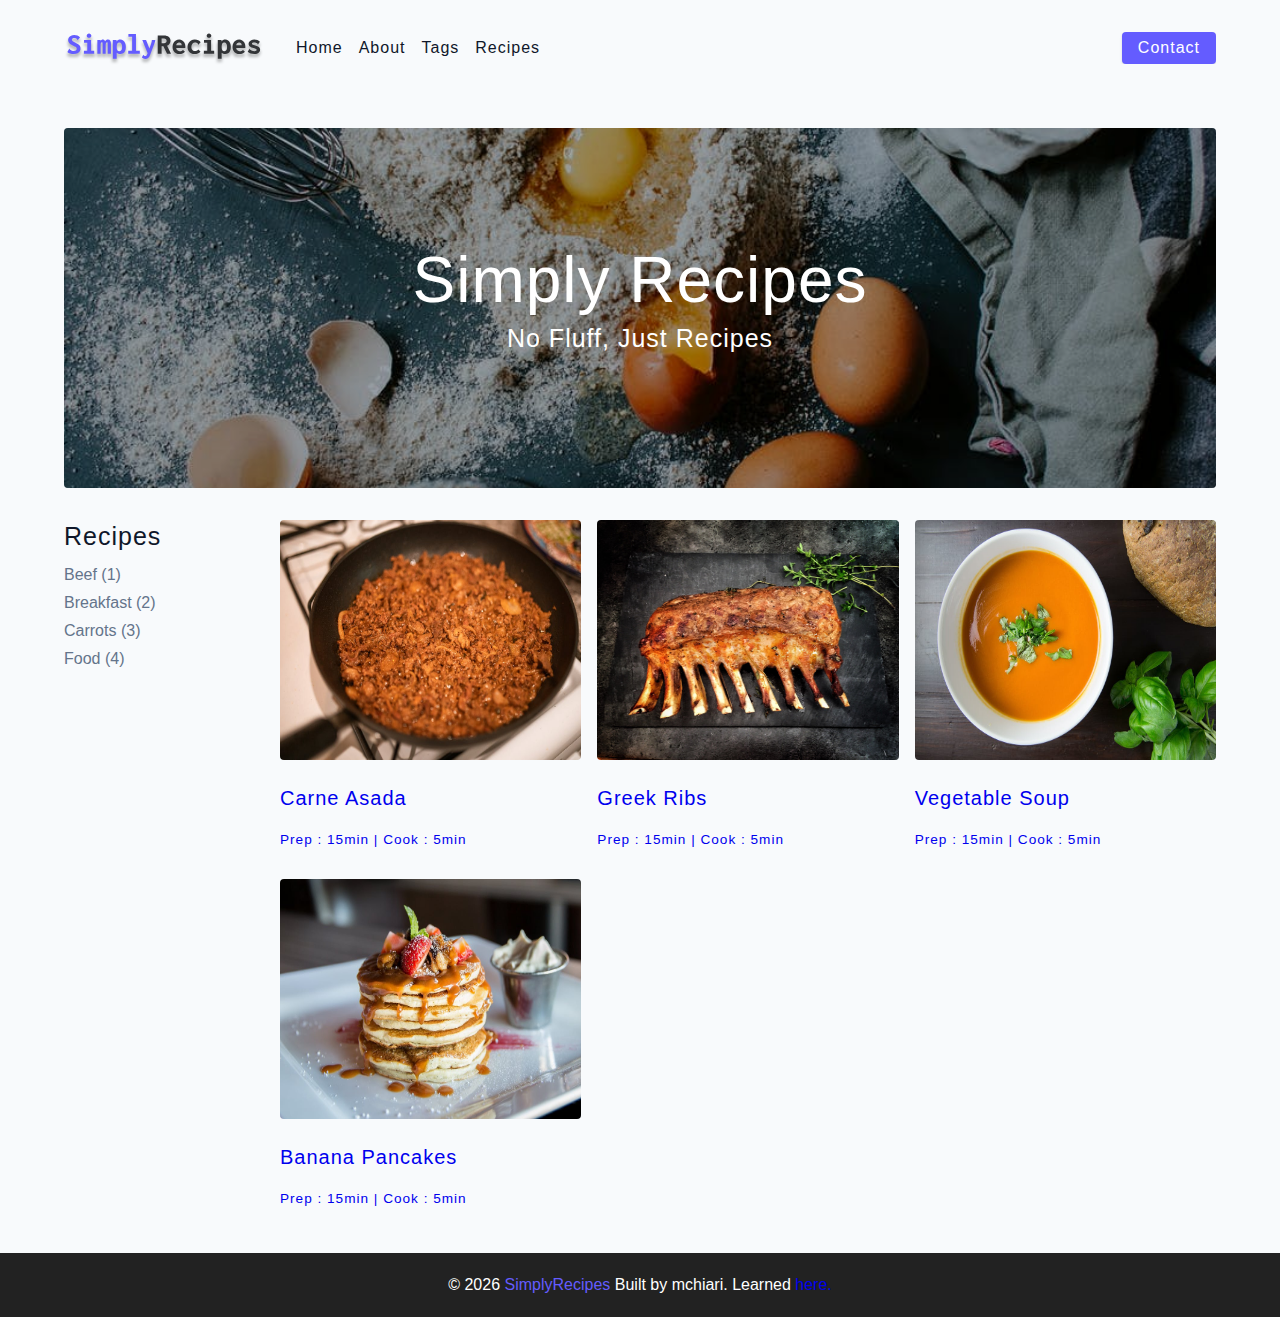
<file: index.html>
<!DOCTYPE html>
<html lang="en">
	<head>
		<meta charset="UTF-8" />
		<meta http-equiv="X-UA-Compatible" content="IE=edge" />
		<meta name="viewport" content="width=device-width, initial-scale=1.0" />
		<title>Simply Recipes || Starter</title>
		<!-- favicon -->
		<link rel="shortcut icon" href="./assets/favicon.ico" type="image/x-icon" />
		<!-- normalize -->
		<link rel="stylesheet" href="./css/normalize.css" />
		<!-- font-awesome -->
		<link
		rel="stylesheet"
		href="https://cdnjs.cloudflare.com/ajax/libs/font-awesome/5.14.0/css/all.min.css"
		/>
    	<!-- main css -->
		<link rel="stylesheet" href="./css/main.css" />
	</head>
	<body>
   <!-- nav -->
	<nav class="navbar">
		<div class="nav-center">
			<!-- header -->
			<div class="nav-header">
					<a href="index.html" class="nav-logo">
						<img src="./assets/logo.svg" alt="simply recipes" />
					</a>
					<button type="button" class="btn nav-btn">
						<i class="fas fa-align-justify"></i>
					</button>
			</div>
			<!-- links -->
			<div class="nav-links">
				<a href="index.html" class="nav-link">home</a>
				<a href="about.html" class="nav-link">about</a>
				<a href="tags.html" class="nav-link">tags</a>
				<a href="recipes.html" class="nav-link">recipes</a>
				<div class="nav-link contact-link">
					<a href="contact.html" class="btn">contact</a>
				</div>
			</div>
		</div>
	</nav>
   <!-- end of nav-->
   <!-- main -->
	<main class="page">
		<!-- header -->
		<header class="hero">
			<div class="hero-container">
				<div class="hero-text">
					<h1>Simply Recipes</h1>
					<h4>no fluff, just recipes</h4>
				</div>
			</div>
		</header>
		<!-- end of header -->
		
		<!-- recipes container -->
		<section class="recipes-container">
			<!-- tags container -->
			<div class="tags-container">
				<h4>recipes</h4>
				<div class="tags-list">
					<a href="tag-template.html"> Beef (1)</a>
					<a href="tag-template.html"> Breakfast (2)</a>
					<a href="tag-template.html"> Carrots (3)</a>
					<a href="tag-template.html"> Food (4)</a>
				</div>
			</div>
			<!-- end of tags container -->
						
			<!-- recipes list -->
			<div class="recipes-list">
				<!-- single recipe -->
				<a href="single-recipe.html" class="recipe">
					<img src="./assets/recipes/recipe-1.jpeg" alt="food" class="recipe-img" />
					<h5>carne asada</h5>
					<p> Prep : 15min | Cook : 5min</p>
				</a>
				<!-- end of single recipe -->
				<!-- single recipe -->
				<a href="single-recipe.html" class="recipe">
					<img src="./assets/recipes/recipe-2.jpeg" alt="food" class="recipe-img" />
					<h5>greek ribs</h5>
					<p> Prep : 15min | Cook : 5min</p>
				</a>
				<!-- end of single recipe -->
				<!-- single recipe -->
				<a href="single-recipe.html" class="recipe">
					<img src="./assets/recipes/recipe-3.jpeg" alt="food" class="recipe-img" />
					<h5>vegetable soup</h5>
					<p> Prep : 15min | Cook : 5min</p>
				</a>
				<!-- end of single recipe -->
				<!-- single recipe -->
				<a href="single-recipe.html" class="recipe">
					<img src="./assets/recipes/recipe-4.jpeg" alt="food" class="recipe-img" />
					<h5>banana pancakes</h5>
					<p> Prep : 15min | Cook : 5min</p>
				</a>
			<!-- end of single recipe -->
			</div>
			<!-- end of recipes list -->
		</section>
		<!-- end of recipes container -->
	</main>
	

   <!-- end of main -->
   <!--footer -->
	<footer class="page-footer">
		<p>&copy; <span id="date"></span>
		<span class="footer-logo">SimplyRecipes</span>
		Built by mchiari. Learned <a href="http://johnsmilga.com">here.</a>
		</p>
	</footer>
	<!--end of footer-->

   <script src="./js/app.js"></script>
	</body>
</html>
</file>
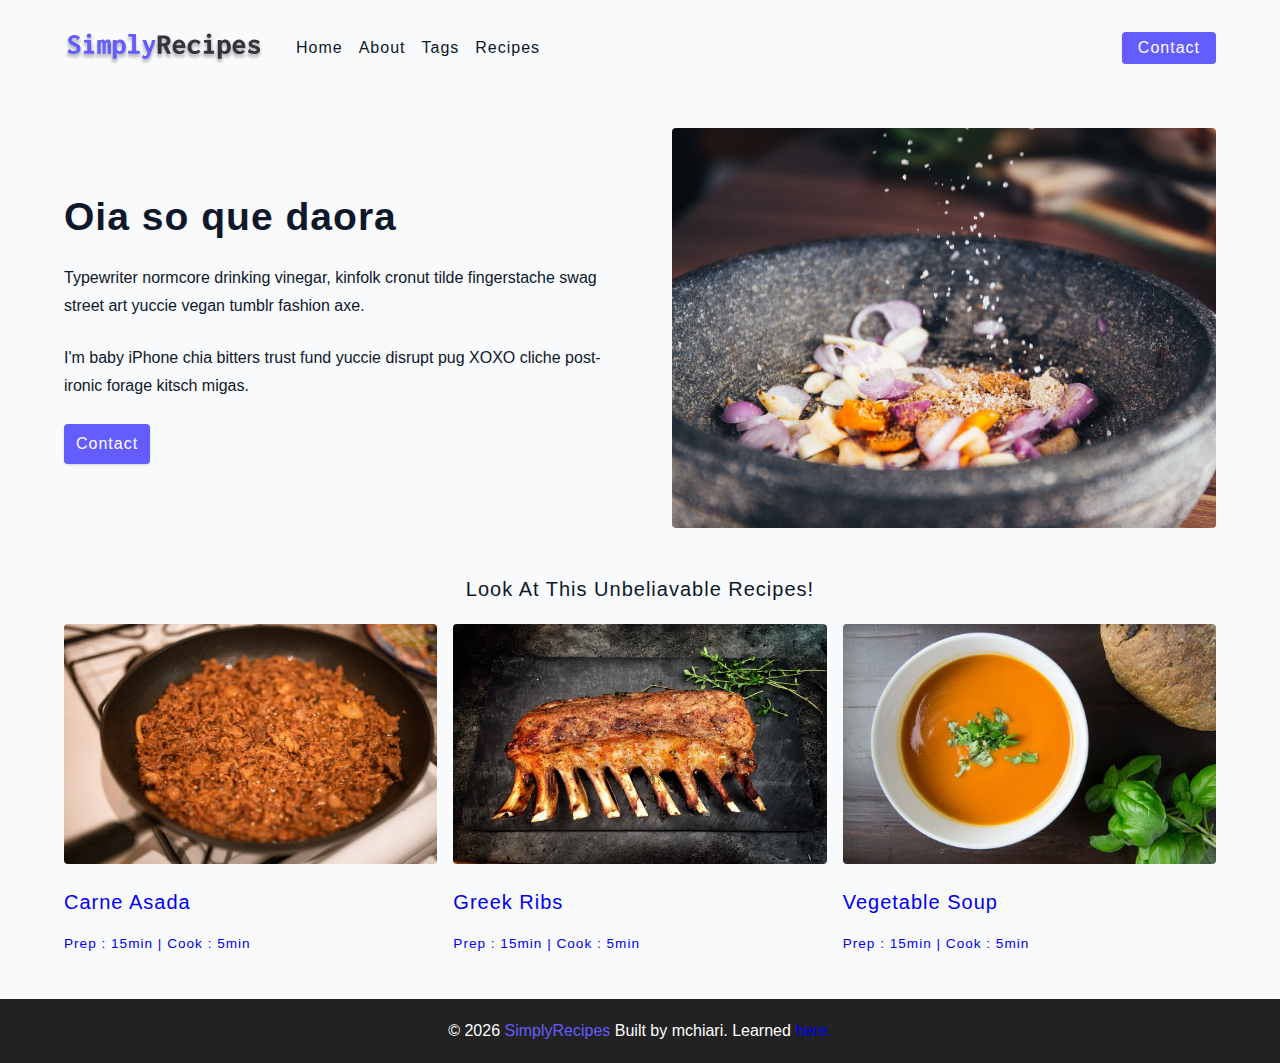
<file: about.html>
<!DOCTYPE html>
<html lang="en">
	<head>
		<meta charset="UTF-8" />
		<meta http-equiv="X-UA-Compatible" content="IE=edge" />
		<meta name="viewport" content="width=device-width, initial-scale=1.0" />
		<title>About</title>
		<!-- favicon -->
		<link rel="shortcut icon" href="./assets/favicon.ico" type="image/x-icon" />
		<!-- normalize -->
		<link rel="stylesheet" href="./css/normalize.css" />
		<!-- font-awesome -->
		<link
		rel="stylesheet"
		href="https://cdnjs.cloudflare.com/ajax/libs/font-awesome/5.14.0/css/all.min.css"
		/>
    	<!-- main css -->
		<link rel="stylesheet" href="./css/main.css" />
	</head>
	<body>
   <!-- nav -->
	<nav class="navbar">
		<div class="nav-center">
			<!-- header -->
			<div class="nav-header">
					<a href="index.html" class="nav-logo">
						<img src="./assets/logo.svg" alt="simply recipes" />
					</a>
					<button type="button" class="btn nav-btn">
						<i class="fas fa-align-justify"></i>
					</button>
			</div>
			<!-- links -->
			<div class="nav-links">
				<a href="index.html" class="nav-link">home</a>
				<a href="about.html" class="nav-link">about</a>
				<a href="tags.html" class="nav-link">tags</a>
				<a href="recipes.html" class="nav-link">recipes</a>
				<div class="nav-link contact-link">
					<a href="contact.html" class="btn">contact</a>
				</div>
			</div>
		</div>
	</nav>
   <!-- end of nav-->
   <!-- main -->
	<main class="page">
		<section class="about-page">
			<article>
				<h2>Oia so que daora</h2>
				<p>Typewriter normcore drinking vinegar, kinfolk cronut tilde fingerstache swag street art yuccie vegan tumblr fashion axe.</p>
				<p>I'm baby iPhone chia bitters trust fund yuccie disrupt pug XOXO cliche post-ironic forage kitsch migas. </p>
				<a href="contact.html" class="btn">Contact</a>
			</article>
			<img src="./assets/about.jpeg" alt="pouring salt" class="img about-img" />
		</section>
		<section class="features-recipes">
			<h5 class="featured-title">Look at this unbeliavable recipes!</h5>
			<!-- recipes list -->
			<div class="recipes-list">
				<!-- single recipe -->
				<a href="single-recipe.html" class="recipe">
					<img src="./assets/recipes/recipe-1.jpeg" alt="food" class="recipe-img" />
					<h5>carne asada</h5>
					<p> Prep : 15min | Cook : 5min</p>
				</a>
				<!-- end of single recipe -->
			<!-- single recipe -->
			<a href="single-recipe.html" class="recipe">
				<img src="./assets/recipes/recipe-2.jpeg" alt="food" class="recipe-img" />
				<h5>greek ribs</h5>
				<p> Prep : 15min | Cook : 5min</p>
			</a>
			<!-- end of single recipe -->
				<!-- single recipe -->
				<a href="single-recipe.html" class="recipe">
					<img src="./assets/recipes/recipe-3.jpeg" alt="food" class="recipe-img" />
					<h5>vegetable soup</h5>
					<p> Prep : 15min | Cook : 5min</p>
				</a>
				<!-- end of single recipe -->
		</section>
	</main>
	

   <!-- end of main -->
   <!--footer -->
	<footer class="page-footer">
		<p>&copy; <span id="date"></span>
		<span class="footer-logo">SimplyRecipes</span>
		Built by mchiari. Learned <a href="http://johnsmilga.com">here.</a>
		</p>
	</footer>
	<!--end of footer-->

   <script src="./js/app.js"></script>
	</body>
</html>
</file>
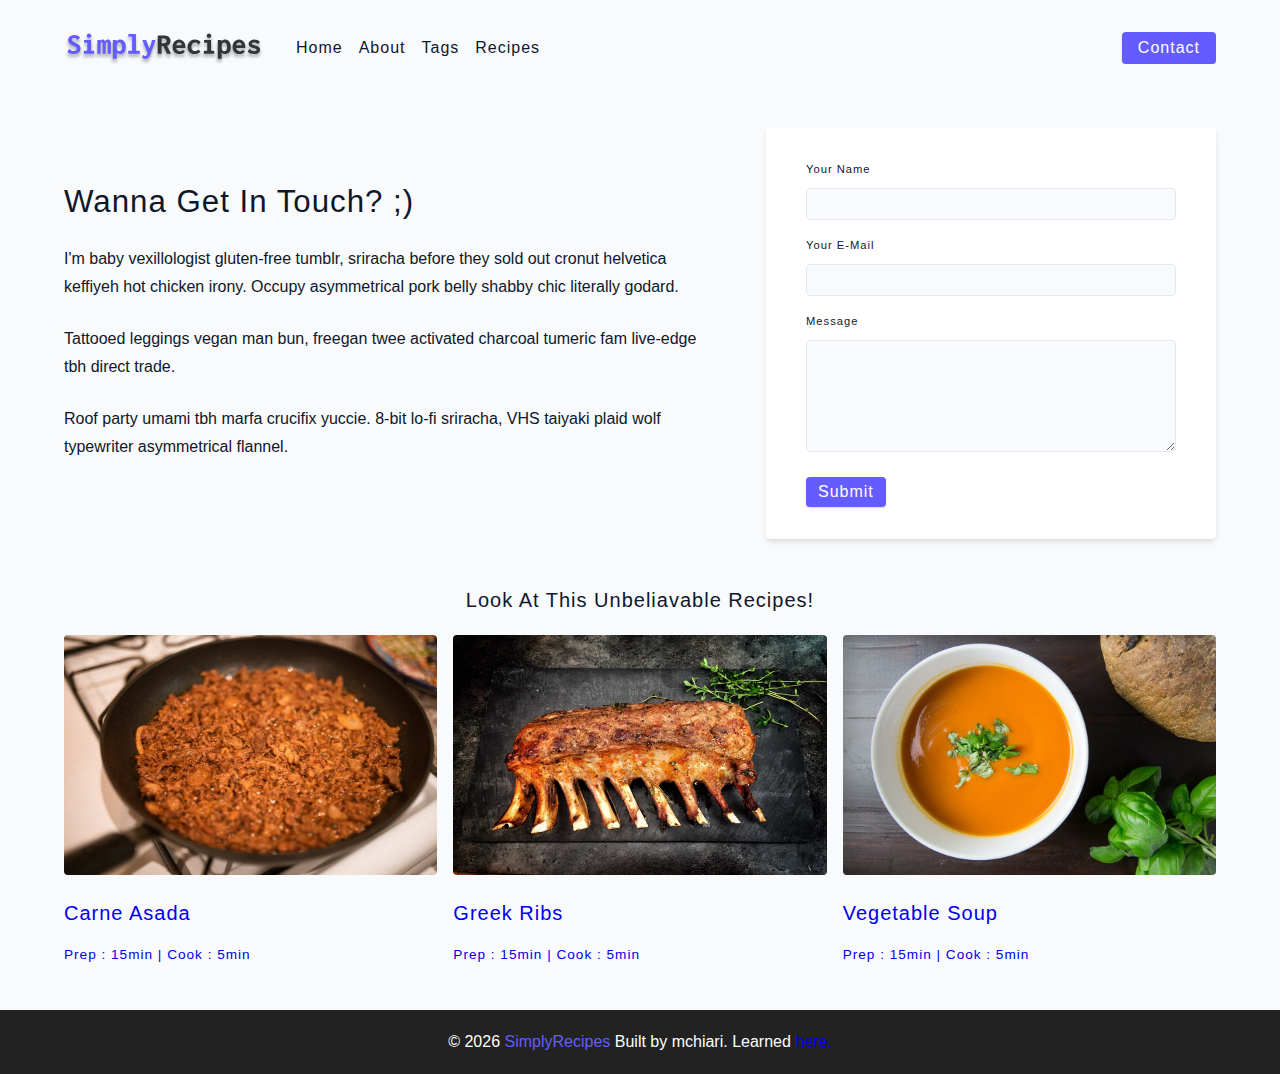
<file: contact.html>
<!DOCTYPE html>
<html lang="en">
	<head>
		<meta charset="UTF-8" />
		<meta http-equiv="X-UA-Compatible" content="IE=edge" />
		<meta name="viewport" content="width=device-width, initial-scale=1.0" />
		<title>Contact</title>
		<!-- favicon -->
		<link rel="shortcut icon" href="./assets/favicon.ico" type="image/x-icon" />
		<!-- normalize -->
		<link rel="stylesheet" href="./css/normalize.css" />
		<!-- font-awesome -->
		<link
		rel="stylesheet"
		href="https://cdnjs.cloudflare.com/ajax/libs/font-awesome/5.14.0/css/all.min.css"
		/>
    	<!-- main css -->
		<link rel="stylesheet" href="./css/main.css" />
	</head>
	<body>
   <!-- nav -->
	<nav class="navbar">
		<div class="nav-center">
			<!-- header -->
			<div class="nav-header">
					<a href="index.html" class="nav-logo">
						<img src="./assets/logo.svg" alt="simply recipes" />
					</a>
					<button type="button" class="btn nav-btn">
						<i class="fas fa-align-justify"></i>
					</button>
			</div>
			<!-- links -->
			<div class="nav-links">
				<a href="index.html" class="nav-link">home</a>
				<a href="about.html" class="nav-link">about</a>
				<a href="tags.html" class="nav-link">tags</a>
				<a href="recipes.html" class="nav-link">recipes</a>
				<div class="nav-link contact-link">
					<a href="contact.html" class="btn">contact</a>
				</div>
			</div>
		</div>
	</nav>
   <!-- end of nav-->
   <!-- main -->
	<main class="page">
		<section class="contact-container">
			<article class="contact-info">
				<h3>Wanna get in touch? ;)</h3>
				<p>I'm baby vexillologist gluten-free tumblr, sriracha before they sold out cronut helvetica keffiyeh hot chicken irony. Occupy asymmetrical pork belly shabby chic literally godard.</p>
				<p>Tattooed leggings vegan man bun, freegan twee activated charcoal tumeric fam live-edge tbh direct trade.</p>
				<p>Roof party umami tbh marfa crucifix yuccie. 8-bit lo-fi sriracha, VHS taiyaki plaid wolf typewriter asymmetrical flannel.</p>
			</article>
			<article class="form contact-form">
				<!-- single form row -->
				<div class="form-row">
					<label for="name" class="form-label">your name</label>
					<input type="text" name="name" id="name" class="form-input"/>
				</div>
				<!-- end of single form row -->
				<!-- single form row -->
				<div class="form-row">
					<label for="email" class="form-label">your e-mail</label>
					<input type="text" name="email" id="email" class="form-input"/>
				</div>
				<!-- end of single form row -->
				<!-- single form row -->
				<div class="form-row">
					<label for="message" class="form-label">Message</label>
					<textarea type="text" name="message" id="message" class="form-textarea"></textarea>
				</div>
				<!-- end of single form row -->
				<button class="btn btn-clock" type="submit">Submit</button>
			</article>
		</section>
		<section class="features-recipes">
			<h5 class="featured-title">Look at this unbeliavable recipes!</h5>
			<!-- recipes list -->
			<div class="recipes-list">
				<!-- single recipe -->
				<a href="single-recipe.html" class="recipe">
					<img src="./assets/recipes/recipe-1.jpeg" alt="food" class="recipe-img" />
					<h5>carne asada</h5>
					<p> Prep : 15min | Cook : 5min</p>
				</a>
				<!-- end of single recipe -->
			<!-- single recipe -->
			<a href="single-recipe.html" class="recipe">
				<img src="./assets/recipes/recipe-2.jpeg" alt="food" class="recipe-img" />
				<h5>greek ribs</h5>
				<p> Prep : 15min | Cook : 5min</p>
			</a>
			<!-- end of single recipe -->
				<!-- single recipe -->
				<a href="single-recipe.html" class="recipe">
					<img src="./assets/recipes/recipe-3.jpeg" alt="food" class="recipe-img" />
					<h5>vegetable soup</h5>
					<p> Prep : 15min | Cook : 5min</p>
				</a>
				<!-- end of single recipe -->
		</section>
	</main>
	

   <!-- end of main -->
   <!--footer -->
	<footer class="page-footer">
		<p>&copy; <span id="date"></span>
		<span class="footer-logo">SimplyRecipes</span>
		Built by mchiari. Learned <a href="http://johnsmilga.com">here.</a>
		</p>
	</footer>
	<!--end of footer-->

   <script src="./js/app.js"></script>
	</body>
</html>
</file>
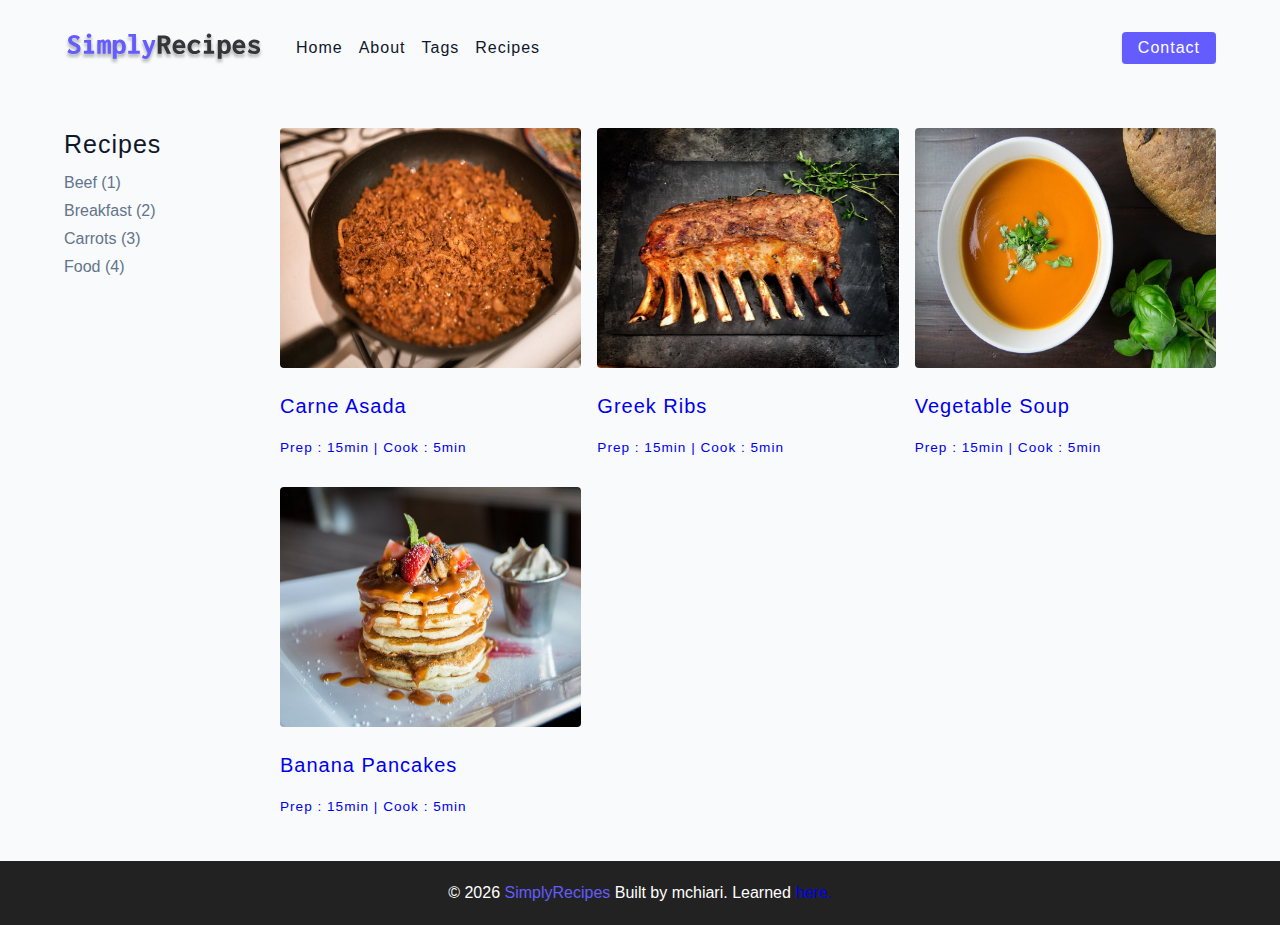
<file: recipes.html>
<!DOCTYPE html>
<html lang="en">
	<head>
		<meta charset="UTF-8" />
		<meta http-equiv="X-UA-Compatible" content="IE=edge" />
		<meta name="viewport" content="width=device-width, initial-scale=1.0" />
		<title>Recipes</title>
		<!-- favicon -->
		<link rel="shortcut icon" href="./assets/favicon.ico" type="image/x-icon" />
		<!-- normalize -->
		<link rel="stylesheet" href="./css/normalize.css" />
		<!-- font-awesome -->
		<link
		rel="stylesheet"
		href="https://cdnjs.cloudflare.com/ajax/libs/font-awesome/5.14.0/css/all.min.css"
		/>
    	<!-- main css -->
		<link rel="stylesheet" href="./css/main.css" />
	</head>
	<body>
   <!-- nav -->
	<nav class="navbar">
		<div class="nav-center">
			<!-- header -->
			<div class="nav-header">
					<a href="index.html" class="nav-logo">
						<img src="./assets/logo.svg" alt="simply recipes" />
					</a>
					<button type="button" class="btn nav-btn">
						<i class="fas fa-align-justify"></i>
					</button>
			</div>
			<!-- links -->
			<div class="nav-links">
				<a href="index.html" class="nav-link">home</a>
				<a href="about.html" class="nav-link">about</a>
				<a href="tags.html" class="nav-link">tags</a>
				<a href="recipes.html" class="nav-link">recipes</a>
				<div class="nav-link contact-link">
					<a href="contact.html" class="btn">contact</a>
				</div>
			</div>
		</div>
	</nav>
   <!-- end of nav-->
   <!-- main -->
	<main class="page">
				<!-- recipes container -->
				<section class="recipes-container">
					<!-- tags container -->
					<div class="tags-container">
						<h4>recipes</h4>
						<div class="tags-list">
							<a href="tag-template.html"> Beef (1)</a>
							<a href="tag-template.html"> Breakfast (2)</a>
							<a href="tag-template.html"> Carrots (3)</a>
							<a href="tag-template.html"> Food (4)</a>
						</div>
					</div>
					<!-- end of tags container -->
								
					<!-- recipes list -->
					<div class="recipes-list">
						<!-- single recipe -->
						<a href="single-recipe.html" class="recipe">
							<img src="./assets/recipes/recipe-1.jpeg" alt="food" class="recipe-img" />
							<h5>carne asada</h5>
							<p> Prep : 15min | Cook : 5min</p>
						</a>
						<!-- end of single recipe -->
					<!-- single recipe -->
					<a href="single-recipe.html" class="recipe">
						<img src="./assets/recipes/recipe-2.jpeg" alt="food" class="recipe-img" />
						<h5>greek ribs</h5>
						<p> Prep : 15min | Cook : 5min</p>
					</a>
					<!-- end of single recipe -->
						<!-- single recipe -->
						<a href="single-recipe.html" class="recipe">
							<img src="./assets/recipes/recipe-3.jpeg" alt="food" class="recipe-img" />
							<h5>vegetable soup</h5>
							<p> Prep : 15min | Cook : 5min</p>
						</a>
						<!-- end of single recipe -->
					<!-- single recipe -->
					<a href="single-recipe.html" class="recipe">
						<img src="./assets/recipes/recipe-4.jpeg" alt="food" class="recipe-img" />
						<h5>banana pancakes</h5>
						<p> Prep : 15min | Cook : 5min</p>
					</a>
					<!-- end of single recipe -->
					</div>
					<!-- end of recipes list -->
				</section>
				<!-- end of recipes container -->
	</main>
	

   <!-- end of main -->
   <!--footer -->
	<footer class="page-footer">
		<p>&copy; <span id="date"></span>
		<span class="footer-logo">SimplyRecipes</span>
		Built by mchiari. Learned <a href="http://johnsmilga.com">here.</a>
		</p>
	</footer>
	<!--end of footer-->

   <script src="./js/app.js"></script>
	</body>
</html>
</file>
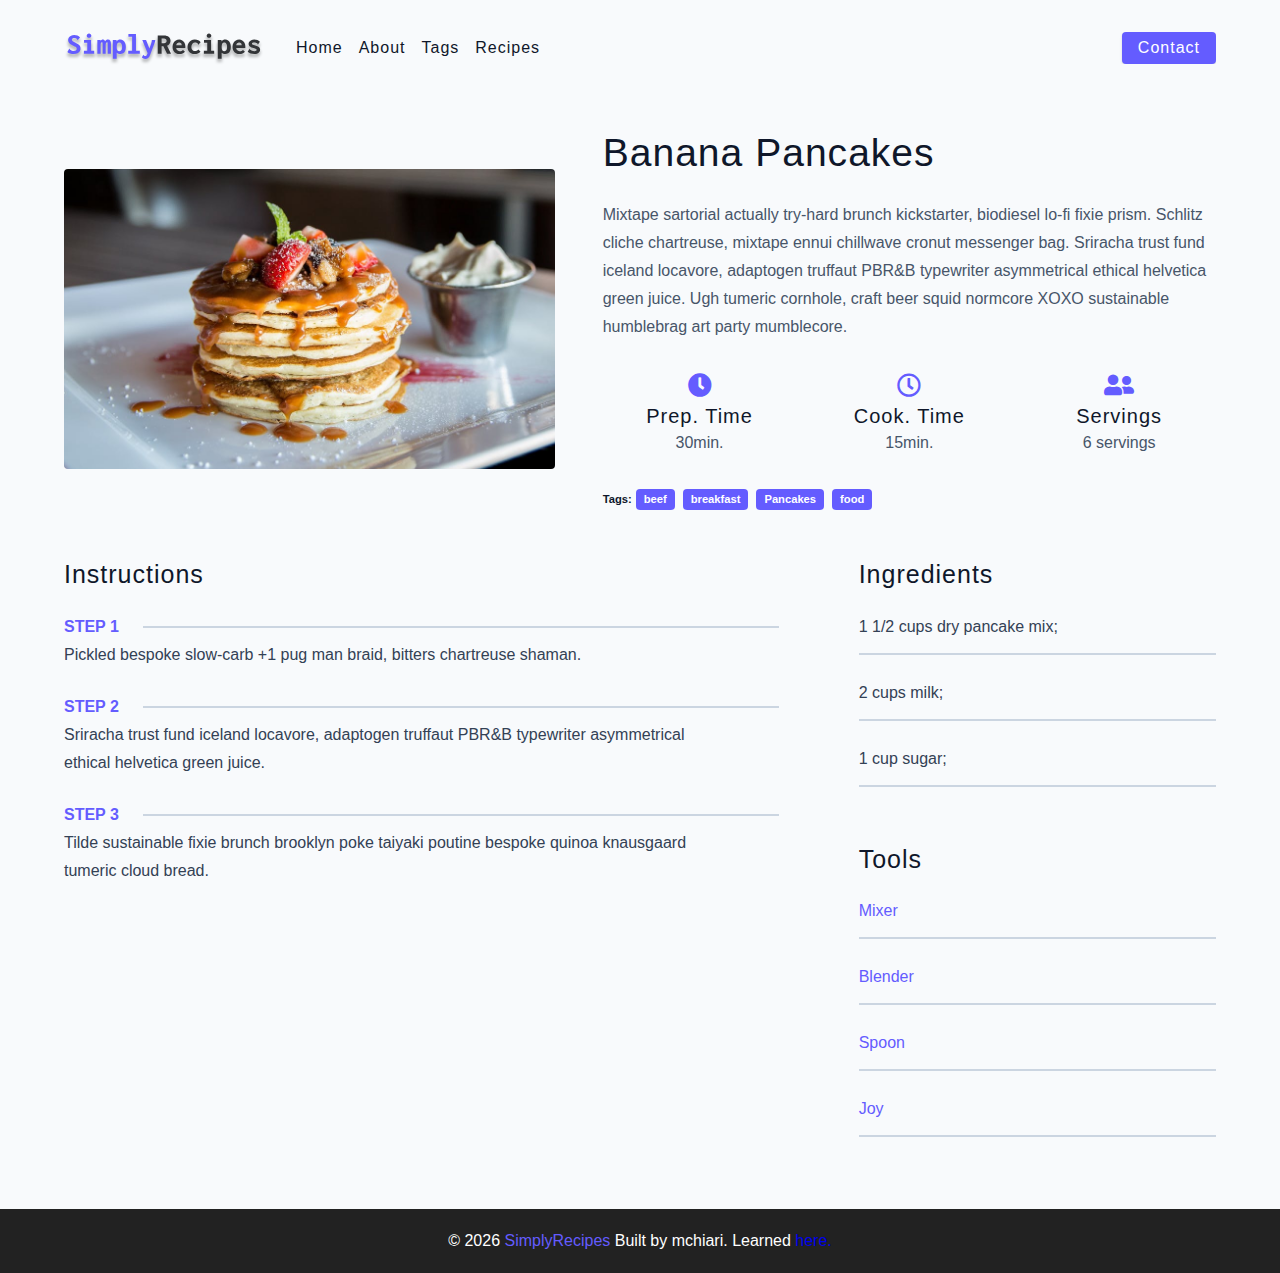
<file: single-recipe.html>
<!DOCTYPE html>
<html lang="en">
	<head>
		<meta charset="UTF-8" />
		<meta http-equiv="X-UA-Compatible" content="IE=edge" />
		<meta name="viewport" content="width=device-width, initial-scale=1.0" />
		<title>Single Recipe</title>
		<!-- favicon -->
		<link rel="shortcut icon" href="./assets/favicon.ico" type="image/x-icon" />
		<!-- normalize -->
		<link rel="stylesheet" href="./css/normalize.css" />
		<!-- font-awesome -->
		<link
		rel="stylesheet"
		href="https://cdnjs.cloudflare.com/ajax/libs/font-awesome/5.14.0/css/all.min.css"
		/>
    	<!-- main css -->
		<link rel="stylesheet" href="./css/main.css" />
	</head>
	<body>
   <!-- nav -->
	<nav class="navbar">
		<div class="nav-center">
			<!-- header -->
			<div class="nav-header">
					<a href="index.html" class="nav-logo">
						<img src="./assets/logo.svg" alt="simply recipes" />
					</a>
					<button type="button" class="btn nav-btn">
						<i class="fas fa-align-justify"></i>
					</button>
			</div>
			<!-- links -->
			<div class="nav-links">
				<a href="index.html" class="nav-link">home</a>
				<a href="about.html" class="nav-link">about</a>
				<a href="tags.html" class="nav-link">tags</a>
				<a href="recipes.html" class="nav-link">recipes</a>
				<div class="nav-link contact-link">
					<a href="contact.html" class="btn">contact</a>
				</div>
			</div>
		</div>
	</nav>
   <!-- end of nav-->
   <!-- main -->
	<main class="page">
	
		<div class="recipe-page">
			<section class="recipe-hero">
				<img src="./assets/recipes/recipe-4.jpeg" alt="pancakes" class="img recipe-hero-img" />
				<article>
					<h2>Banana Pancakes</h2>
					<p>Mixtape sartorial actually try-hard brunch kickstarter, biodiesel lo-fi fixie prism. Schlitz cliche chartreuse, mixtape ennui chillwave cronut messenger bag. Sriracha trust fund iceland locavore, adaptogen truffaut PBR&B typewriter asymmetrical ethical helvetica green juice. Ugh tumeric cornhole, craft beer squid normcore XOXO sustainable humblebrag art party mumblecore.</p>
					<!-- recipe icons -->
					<div class="recipe-icons">
						<article>
							<i class="fas fa-clock"></i>
							<h5>prep. time</h5>
							<p>30min.</p>
						</article>
						<article>
							<i class="far fa-clock"></i>
							<h5>cook. time</h5>
							<p>15min.</p>
						</article>
						<article>
							<i class="fas fa-user-friends"></i>
							<h5>servings</h5>
							<p>6 servings</p>
						</article>
					</div>
					<!-- recipe tags -->
					<div class="recipe-tags">
						Tags:
						<a href="tag-template.html">beef</a>
						<a href="tag-template.html">breakfast</a>
						<a href="tag-template.html">Pancakes</a>
						<a href="tag-template.html">food</a>
					</div>
				</article>
			</section>
			<!-- recipe content -->
			<section class="recipe-content">
				<article>
					<h4>Instructions</h4>
					<!-- single instruction -->
					<div class="single-instruction">
						<header>
							<p>step 1</p>
							<div></div>
						</header>
						<p>Pickled bespoke slow-carb +1 pug man braid, bitters chartreuse shaman.</p>	
					</div>
					<!--end of single instruction -->
					<!-- single instruction -->
					<div class="single-instruction">
						<header>
							<p>step 2</p>
							<div></div>
						</header>
						<p>Sriracha trust fund iceland locavore, adaptogen truffaut PBR&B typewriter asymmetrical ethical helvetica green juice.</p>	
					</div>
					<!--end of single instruction -->
					<!-- single instruction -->
					<div class="single-instruction">
						<header>
							<p>step 3</p>
							<div></div>
						</header>
						<p>Tilde sustainable fixie brunch brooklyn poke taiyaki poutine bespoke quinoa knausgaard tumeric cloud bread.</p>	
					</div>
					<!--end of single instruction -->
				</article>
				<article class="second-column">
					<div>
						<h4>ingredients</h4>
						<p class="single-ingredient">
							1 1/2 cups dry pancake mix;
						</p>
						<p class="single-ingredient">
							2 cups milk;
						</p>
						<p class="single-ingredient">
							1 cup sugar;
						</p>
					</div>
					<div>
						<h4>tools</h4>
						<p class="single-tool">
							mixer
						</p>
						<p class="single-tool">
							blender	
						</p>
						<p class="single-tool">
							spoon	
						</p>
						<p class="single-tool">
							joy
						</p>
					</div>
				</article>
			</section>
			<!-- end of recipe content -->
		</div>

	</main>
	<!-- end of main -->
   <!--footer -->
	<footer class="page-footer">
		<p>&copy; <span id="date"></span>
		<span class="footer-logo">SimplyRecipes</span>
		Built by mchiari. Learned <a href="http://johnsmilga.com">here.</a>
		</p>
	</footer>
	<!--end of footer-->

   <script src="./js/app.js"></script>
	</body>
</html>
</file>
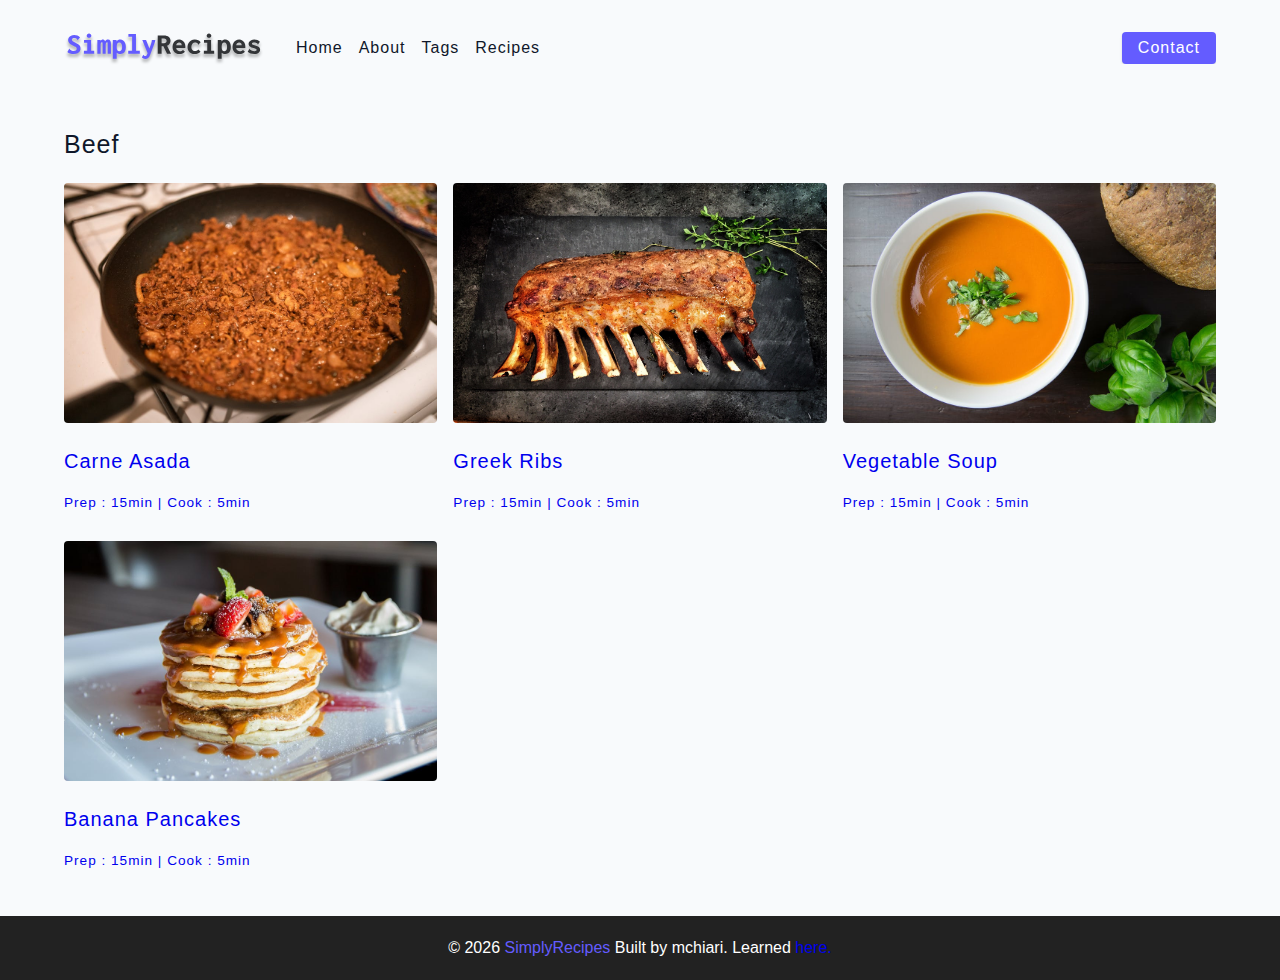
<file: tag-template.html>
<!DOCTYPE html>
<html lang="en">
	<head>
		<meta charset="UTF-8" />
		<meta http-equiv="X-UA-Compatible" content="IE=edge" />
		<meta name="viewport" content="width=device-width, initial-scale=1.0" />
		<title>Tags</title>
		<!-- favicon -->
		<link rel="shortcut icon" href="./assets/favicon.ico" type="image/x-icon" />
		<!-- normalize -->
		<link rel="stylesheet" href="./css/normalize.css" />
		<!-- font-awesome -->
		<link
		rel="stylesheet"
		href="https://cdnjs.cloudflare.com/ajax/libs/font-awesome/5.14.0/css/all.min.css"
		/>
    	<!-- main css -->
		<link rel="stylesheet" href="./css/main.css" />
	</head>
	<body>
   <!-- nav -->
	<nav class="navbar">
		<div class="nav-center">
			<!-- header -->
			<div class="nav-header">
					<a href="index.html" class="nav-logo">
						<img src="./assets/logo.svg" alt="simply recipes" />
					</a>
					<button type="button" class="btn nav-btn">
						<i class="fas fa-align-justify"></i>
					</button>
			</div>
			<!-- links -->
			<div class="nav-links">
				<a href="index.html" class="nav-link">home</a>
				<a href="about.html" class="nav-link">about</a>
				<a href="tags.html" class="nav-link">tags</a>
				<a href="recipes.html" class="nav-link">recipes</a>
				<div class="nav-link contact-link">
					<a href="contact.html" class="btn">contact</a>
				</div>
			</div>
		</div>
	</nav>
   <!-- end of nav-->
   <!-- main -->
	<main class="page">
		<div>
			<h4>Beef</h4>
			<!-- recipes list -->
			<div class="recipes-list">
				<!-- single recipe -->
				<a href="single-recipe.html" class="recipe">
					<img src="./assets/recipes/recipe-1.jpeg" alt="food" class="recipe-img" />
					<h5>carne asada</h5>
					<p> Prep : 15min | Cook : 5min</p>
				</a>
				<!-- end of single recipe -->
				<!-- single recipe -->
				<a href="single-recipe.html" class="recipe">
				<img src="./assets/recipes/recipe-2.jpeg" alt="food" class="recipe-img" />
				<h5>greek ribs</h5>
				<p> Prep : 15min | Cook : 5min</p>
				</a>
				<!-- end of single recipe -->
				<!-- single recipe -->
				<a href="single-recipe.html" class="recipe">
					<img src="./assets/recipes/recipe-3.jpeg" alt="food" class="recipe-img" />
					<h5>vegetable soup</h5>
					<p> Prep : 15min | Cook : 5min</p>
				</a>
				<!-- end of single recipe -->
				<!-- single recipe -->
				<a href="single-recipe.html" class="recipe">
				<img src="./assets/recipes/recipe-4.jpeg" alt="food" class="recipe-img" />
				<h5>banana pancakes</h5>
				<p> Prep : 15min | Cook : 5min</p>
			</a>
			<!-- end of single recipe -->
			</div>
			<!-- end of recipes list -->
		</div>
	</main>
	

   <!-- end of main -->
   <!--footer -->
	<footer class="page-footer">
		<p>&copy; <span id="date"></span>
		<span class="footer-logo">SimplyRecipes</span>
		Built by mchiari. Learned <a href="http://johnsmilga.com">here.</a>
		</p>
	</footer>
	<!--end of footer-->

   <script src="./js/app.js"></script>
	</body>
</html>
</file>
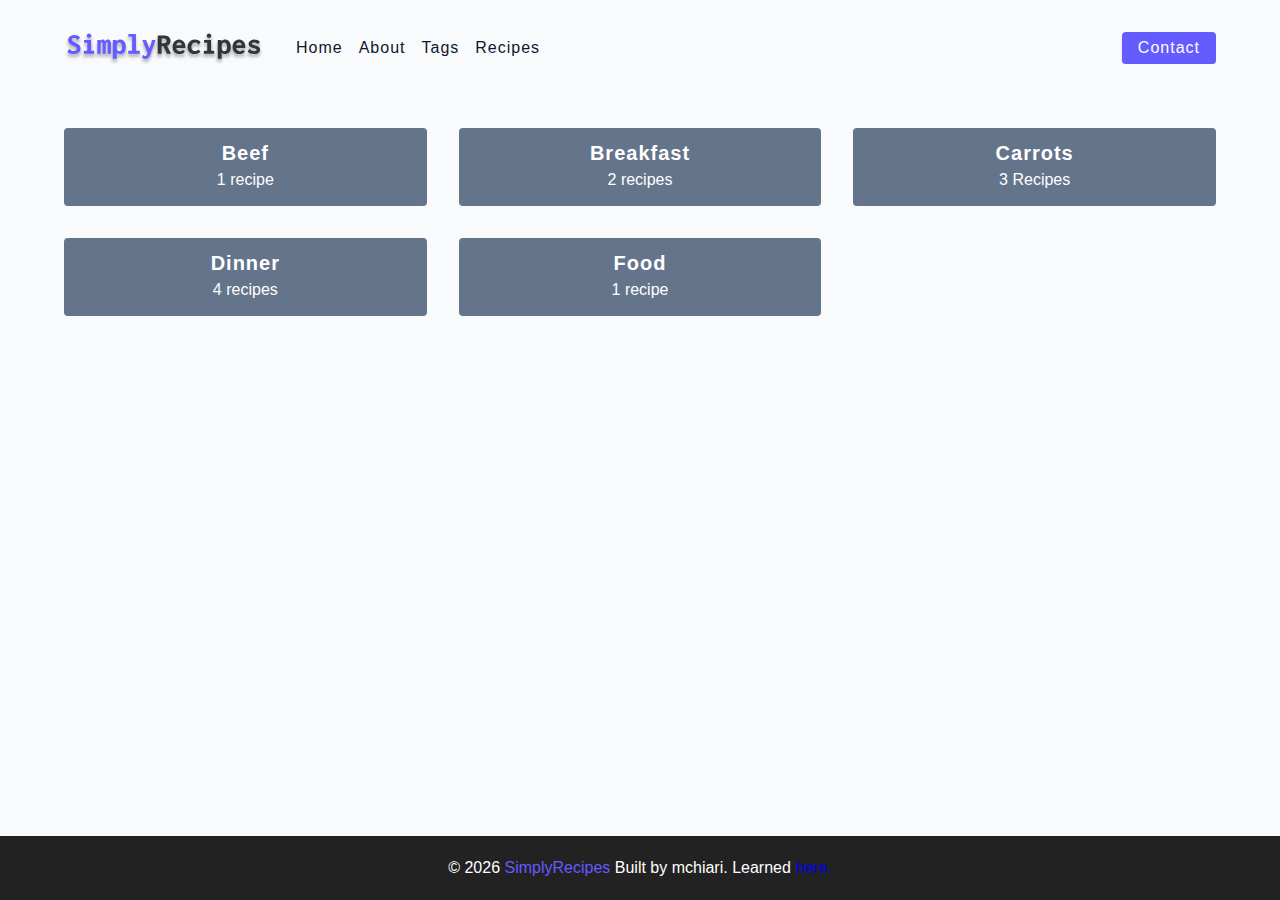
<file: tags.html>
<!DOCTYPE html>
<html lang="en">
	<head>
		<meta charset="UTF-8" />
		<meta http-equiv="X-UA-Compatible" content="IE=edge" />
		<meta name="viewport" content="width=device-width, initial-scale=1.0" />
		<title>Tags</title>
		<!-- favicon -->
		<link rel="shortcut icon" href="./assets/favicon.ico" type="image/x-icon" />
		<!-- normalize -->
		<link rel="stylesheet" href="./css/normalize.css" />
		<!-- font-awesome -->
		<link
		rel="stylesheet"
		href="https://cdnjs.cloudflare.com/ajax/libs/font-awesome/5.14.0/css/all.min.css"
		/>
    	<!-- main css -->
		<link rel="stylesheet" href="./css/main.css" />
	</head>
	<body>
   <!-- nav -->
	<nav class="navbar">
		<div class="nav-center">
			<!-- header -->
			<div class="nav-header">
					<a href="index.html" class="nav-logo">
						<img src="./assets/logo.svg" alt="simply recipes" />
					</a>
					<button type="button" class="btn nav-btn">
						<i class="fas fa-align-justify"></i>
					</button>
			</div>
			<!-- links -->
			<div class="nav-links">
				<a href="index.html" class="nav-link">home</a>
				<a href="about.html" class="nav-link">about</a>
				<a href="tags.html" class="nav-link">tags</a>
				<a href="recipes.html" class="nav-link">recipes</a>
				<div class="nav-link contact-link">
					<a href="contact.html" class="btn">contact</a>
				</div>
			</div>
		</div>
	</nav>
   <!-- end of nav-->
   <!-- main -->
	<main class="page">
		<section class="tags-wrapper">
			<!-- single tag -->
			<a href="tag-template.html" class="tag">
			<h5>beef</h5>
			<p>1 recipe</p>
			</a>
			<!-- end of single tag -->
			<!-- single tag -->
			<a href="tag-template.html" class="tag">
			<h5>breakfast</h5>
			<p>2 recipes</p>
			</a>
			<!-- end of single tag -->
			<!-- single tag -->
			<a href="tag-template.html" class="tag">
			<h5>Carrots</h5>
			<p>3 Recipes</p>
			</a>
			<!-- end of single tag -->
			<!-- single tag -->
			<a href="tag-template.html" class="tag">
			<h5>dinner</h5>
			<p>4 recipes</p>
			</a>
			<!-- end of single tag -->
			<!-- single tag -->
			<a href="tag-template.html" class="tag">
			<h5>food</h5>
			<p>1 recipe</p>
			</a>
			<!-- end of single tag -->
		</section>



	</main>
   <!-- end of main -->
   <!--footer -->
	<footer class="page-footer">
		<p>&copy; <span id="date"></span>
		<span class="footer-logo">SimplyRecipes</span>
		Built by mchiari. Learned <a href="http://johnsmilga.com">here.</a>
		</p>
	</footer>
	<!--end of footer-->

   <script src="./js/app.js"></script>
	</body>
</html>
</file>
<file: css/main.css>
*,
::after,
::before {
	box-sizing: border-box;
}
/* fonts */

@import url('https://fonts.googleapis.com/css2?family=Roboto:wght@400;500;600&family=Montserrat&display=swap');
html {
	font-size: 100%;
} /*16px*/

:root {
	/* colors */
	--primary-100: #e2e0ff;
	--primary-200: #c1beff;
	--primary-300: #a29dff;
	--primary-400: #837dff;
	--primary-500: #645cff;
	--primary-600: #504acc;
	--primary-700: #3c3799;
	--primary-800: #282566;
	--primary-900: #141233;

	/* grey */
	--grey-50: #f8fafc;
	--grey-100: #f1f5f9;
	--grey-200: #e2e8f0;
	--grey-300: #cbd5e1;
	--grey-400: #94a3b8;
	--grey-500: #64748b;
	--grey-600: #475569;
	--grey-700: #334155;
	--grey-800: #1e293b;
	--grey-900: #0f172a;
	
	/* rest of the colors */
	--black: #222;
	--white: #fff;
	--red-light: #f8d7da;
	--red-dark: #842029;
	--green-light: #d1e7dd;
	--green-dark: #0f5132;

	/* fonts  */
	--headingFont: 'Roboto', sans-serif;
	--bodyFont: 'Nunito', sans-serif;
	--smallText: 0.7em;
	
	/* rest of the vars */
	--backgroundColor: var(--grey-50);
	--textColor: var(--grey-900);
	--borderRadius: 0.25rem;
	--letterSpacing: 1px;
	--transition: 0.3s ease-in-out all;
	--max-width: 1300px;
	--fixed-width: 600px;

	/* box shadow*/
	--shadow-1: 0 1px 3px 0 rgba(0, 0, 0, 0.1), 0 1px 2px 0 rgba(0, 0, 0, 0.06);
	--shadow-2: 0 4px 6px -1px rgba(0, 0, 0, 0.1),
		0 2px 4px -1px rgba(0, 0, 0, 0.06);
	--shadow-3: 0 10px 15px -3px rgba(0, 0, 0, 0.1),
		0 4px 6px -2px rgba(0, 0, 0, 0.05);
	--shadow-4: 0 20px 25px -5px rgba(0, 0, 0, 0.1),
		0 10px 10px -5px rgba(0, 0, 0, 0.04);
}

body {
	background: var(--backgroundColor);
	font-family: var(--bodyFont);
	font-weight: 400;
	line-height: 1.75;
	color: var(--textColor);
}

p {
	margin-top: 0;
	margin-bottom: 1.5rem;
	max-width: 40em;
}

h1,
h2,
h3,
h4,
h5 {
	margin: 0;
	margin-bottom: 1.38rem;
	font-family: var(--headingFont);
	font-weight: 400;
	line-height: 1.3;
	text-transform: capitalize;
	letter-spacing: var(--letterSpacing);
}

h1 {
	margin-top: 0;
	font-size: 3.052rem;
}

h2 {
	font-size: 2.441rem;
}

h3 {
	font-size: 1.953rem;
}

h4 {
	font-size: 1.563rem;
}

h5 {
	font-size: 1.25rem;
}

small,
.text-small {
	font-size: var(--smallText);
}

a {
	text-decoration: none;
}
ul {
	list-style-type: none;
	padding: 0;
}

.img {
	width: 100%;
	display: block;
	object-fit: cover;
}
/* buttons */

.btn {
	cursor: pointer;
	color: var(--white);
	background: var(--primary-500);
	border: transparent;
	border-radius: var(--borderRadius);
	letter-spacing: var(--letterSpacing);
	padding: 0.375rem 0.75rem;
	box-shadow: var(--shadow-1);
	transition: var(--transtion);
	text-transform: capitalize;
	display: inline-block;
}
.btn:hover {
	background: var(--primary-700);
	box-shadow: var(--shadow-3);
}
.btn-hipster {
	color: var(--primary-500);
	background: var(--primary-200);
}
.btn-hipster:hover {
	color: var(--primary-200);
	background: var(--primary-700);
}
.btn-block {
	width: 100%;
}

/* alerts */
.alert {
	padding: 0.375rem 0.75rem;
	margin-bottom: 1rem;
	border-color: transparent;
	border-radius: var(--borderRadius);
}

.alert-danger {
	color: var(--red-dark);
	background: var(--red-light);
}
.alert-success {
	color: var(--green-dark);
	background: var(--green-light);
}
/* form */

.form {
	width: 90vw;
	max-width: var(--fixed-width);
	background: var(--white);
	border-radius: var(--borderRadius);
	box-shadow: var(--shadow-2);
	padding: 2rem 2.5rem;
	margin: 3rem auto;
}
.form-label {
	display: block;
	font-size: var(--smallText);
	margin-bottom: 0.5rem;
	text-transform: capitalize;
	letter-spacing: var(--letterSpacing);
}
.form-input,
.form-textarea {
	width: 100%;
	padding: 0.375rem 0.75rem;
	border-radius: var(--borderRadius);
	background: var(--backgroundColor);
	border: 1px solid var(--grey-200);
}

.form-row {
	margin-bottom: 1rem;
}

.form-textarea {
	height: 7rem;
}
::placeholder {
	font-family: inherit;
	color: var(--grey-400);
}
.form-alert {
	color: var(--red-dark);
	letter-spacing: var(--letterSpacing);
	text-transform: capitalize;
}
/* alert */

@keyframes spinner {
	to {
		transform: rotate(360deg);
	}
}

.loading {
	width: 6rem;
	height: 6rem;
	border: 5px solid var(--grey-400);
	border-radius: 50%;
	border-top-color: var(--primary-500);
	animation: spinner 0.6s linear infinite;
}
.loading {
	margin: 0 auto;
}
/* title */

.title {
	text-align: center;
}

.title-underline {
	background: var(--primary-500);
	width: 7rem;
	height: 0.25rem;
	margin: 0 auto;
	margin-top: -1rem;
}

/*
=============== 
Navbar
===============
*/

.navbar{
	display: flex;
	justify-content: center;
	align-items: center;
	/*background: blue;*/
}

.nav-center{
	width: 90vw;
	max-width: var(--max-width);
	/*background: red;*/
}

.nav-header{
	height: 6rem;
	display: flex;
	justify-content: space-between;
	align-items: center;
}

.nav-logo{
	display: flex;
	align-items: center;
}

.nav-header img{
	width: 200px;
}

.nav-btn{
	padding: 0.15rem 0.75rem;
}

.nav-btn i {
	font-size: 1.25rem;
}

.nav-links{
	display: flex;
	flex-direction: column;
	/* to do */
	height: 0;
	overflow: hidden;
	transition: var(--transition);
}

.nav-link{
	display: block;
	text-align: center;
	text-transform: capitalize;
	color: var(--grey-900);
	letter-spacing: var(--letterSpacing);
	padding: 1rem 0;
	border-top: 1px solid var(--grey-500);
	transition: var(--transition);
}

.show-links{
	height: 310px;
}

.nav-link:hover {
	color:var(--transition);
}

.contact-link a{
	padding: 0.15rem 1rem;
}


@media screen and (min-width: 992px){
	.nav-btn{
		display: none;
	}
	.navbar{
		height: 6rem;
	}
	.nav-center{
		display: flex;
		align-items: center;
	}
	.nav-header{
		height: auto;
		margin-right: 2rem;
	}
	.nav-links{
		height: auto;
		flex-direction: row;
		align-items: center;
		width: 100%;
	}
	.nav-link{
		padding: 0;
		border-top: none;
		margin-right: 1rem;
		font-size: 1rem;
	}
	.contact-link{
		margin-left: auto;
		margin-right: 0;
	}
}


/*
=============== 
Page
===============
*/
.page {
	/*background: red;*/
	width: 90vw;
	max-width: var(--max-width);
	margin: 0 auto;
	padding-top: 2rem;
	min-height: calc(100vh - (6rem + 4rem));
}

/*
=============== 
Footer
===============
*/
.page-footer{
	height: 4rem;
	background: var(--black);
	color: var(--white);
	display: flex;
	align-items: center;
	justify-content: center;
}

.page-footer p{
	margin-bottom: 0;
}
.footer-logo, page-footer a{
	color: var(--primary-500);
} 

/*
=============== 
hero
===============
*/
.hero {
	height: 40vh;
	background: url('../assets/main.jpeg') center/cover no-repeat;
	margin-bottom: 2rem;
	border-radius: var(--borderRadius);
	position: relative;
}

.hero-container{
	position:absolute;
	width: 100%;
	height: 100%;
	top: 0;
	left:0;
	background: rgba(0, 0, 0, 0.2);
	border-radius: var(--borderRadius);
	display: flex;
	align-items: center;
	justify-content: center;
}

.hero-text{
	text-align:center;
	color: var(--white);
}

@media screen and (min-width:768px) {
	.hero-text h1{
		font-size: 4rem;
		margin-bottom: 0;
	}
}


/*
=============== 
Recipes
===============
*/
.tags-container{
	/*border: 2px solid blue;*/
	order:1;
	display: flex;
	flex-direction: column;
	padding-bottom: 3rem;
}
.tags-container h4{
	margin-bottom: 0.5rem;
	font-weight: 500;
}
.tags-list{
	display:grid;
	grid-template-columns:1fr 1fr 1fr;
}
.tags-list a{
	text-transform:capitalize;
	display: block;
	color: var(--grey-500);
	transition: var(--transition);
}
.tags-list a:hover{
	color:var(--primary-500);
}


.recipe{
	display: block;
}
.recipes-container{
	display: grid;
	gap:2rem 1rem;
	/*border: 2px solid red*/
}
.recipes-list{
	display: grid;
	gap:2rem 1rem;
	padding-bottom: 3rem;
	/*border: 2px solid green;*/
}
.recipe-img{
	height:15rem;
	border-radius: var(--borderRadius);
	margin-bottom: 1rem;
	/* added lines under*/
	width: 100%;
	height: 80%;
}
.recipe hr {
	margin-bottom: 0;
	line-height: 1;
	color: var(--grey-700);
}
.recipe p{
	margin-bottom: 0;
	line-height: 1;
	margin-top: 0.5rem;
	letter-spacing: var(--letterSpacing);
}

@media screen and (min-width: 576px) {
	.recipes-list{
	grid-template-columns: 1fr 1fr;
	}
	.recipe-img {
		height: 15rem;
	}
}

@media screen and (min-width: 992px) {
	.recipes-container{
		grid-template-columns: 200px 1fr;
	}
	.tags-container{
		order:0;
	}
	.tags-list{
		grid-template-columns: 1fr;
	}
	.recipe p{
		font-size: 0.85rem;
	}
}

@media screen and (min-width: 1200px) {
	.recipes-list{
		grid-template-columns: 1fr 1fr 1fr;
	}
}

/*
=============== 
error
===============
*/
.error-page{
	text-align: center;
	padding-top: 5rem;
}
.error-page h1 {
	font-size: 9rem;
}




/*
=============== 
about
===============
*/
.about-page h2{
	text-transform: none;
	font-weight: bold;
}
.about-page{
	display: grid;
	gap:2rem 4rem;
	padding-bottom: 3rem;
}
.about-img{
	border-radius: var(--borderRadius);
	height: 300px;
}
@media screen and (min-width:992px) {
	.about-page{
		grid-template-columns: 1fr 1fr;
		grid-template-rows: 400px;
		align-items: center;
	}
	.about-img{
		height: 100%;;
	}
	
}
.featured-title {
	text-align: center;
}


/*
=============== 
contact-page
===============
*/
.contact-form{
	width: 100%;
	margin:0;
}
.contact-container{
	display:grid;
	gap:2rem 3rem;
	padding-bottom: 3rem;
}
@media screen and (min-width:992px) {
	.contact-container{
		grid-template-columns: 1fr 450px;
		align-items: center;
	}		
}




/*
=============== 
tags page
===============
*/

.tags-wrapper{
	display: grid;
	gap:2rem;
	padding-bottom: 3rem;
}

.tag{
	background: var(--grey-500);
	border-radius: var(--borderRadius);
	text-align: center;
	color: var(--white);
	transition: var(--transition);
	padding: 0.75rem 0;
}
.tag:hover{
	background:var(--primary-500);
}
.tag h5, 
.tag p{
	margin-bottom: 0;
}
.tag h5{
	font-weight: 600;
}
@media screen and (min-width:576px) {
	.tags-wrapper{
		grid-template-columns: 1fr 1fr;
	}		
}
@media screen and (min-width:992px) {
	.tags-wrapper{
		grid-template-columns: repeat(3,1fr);
	}		
}


/*
=============== 
single recipe
===============
*/
.recipe-hero{
	display: grid;
	gap: 3rem;
}
.recipe-hero img{
	height: 300px;
	border-radius: var(--borderRadius);
}
.recipe-hero p{
color:var(--grey-600);
}
.recipe-icons{
	display:grid;
	grid-template-columns: repeat(3,1fr);
	gap: 1rem;
	margin: 2rem 0;
	text-align: center;
}
.recipe-icons i{
	font-size: 1.5rem;
	color:var(--primary-500);
}
.recipe-icons h5,
.recipe-icons p{
	margin-bottom: 0;
	font-style: 0.85rem;
}
.recipe-icons p {
	color: var(--grey-600);
}
.recipe-tags{
	display:flex;
	align-items: center;
	flex-wrap: wrap;
	font-size:00.7em;
	font-weight: 600;
}
.recipe-tags a{
	background: var(--primary-500);
	border-radius: var(--borderRadius);
	color: var(--white);
	padding: 0.05rem 0.5rem;
	margin: 0 0.25rem;
}
.recipe-content{
	padding:3rem 0;
	display:grid;
	gap:2rem 5rem;
}
@media screen and (min-width:992px) {
	.recipe-hero{
		grid-template-columns: 4fr 5fr;
		align-items: center;
	}
	.recipe-content{
		grid-template-columns: 2fr 1fr;
	}		
}
.single-instruction header{
	display:grid;
	grid-template-columns: auto 1fr;
	gap:1.5rem;
	align-items:center;
}
.single-instruction header p{
	text-transform: uppercase;
	font-weight: 600;
	margin-bottom: 0;
	color: var(--primary-500);

}
.single-instruction > p{
	color:var(--grey-700)
}
.single-instruction header div{
	height:2px;
	background: var(--grey-300);
}
.second-column{
	display:grid;
	row-gap:2rem;
}
.single-ingredient{
	border-bottom:2px solid var(--grey-300);
	padding-bottom: 0.75rem;
	color:var(--grey-700);
}
.single-tool{
	border-bottom: 2px solid var(--grey-300);
	padding-bottom: 0.75rem;
	color: var(--primary-500);
	text-transform: capitalize;

}
</file>
